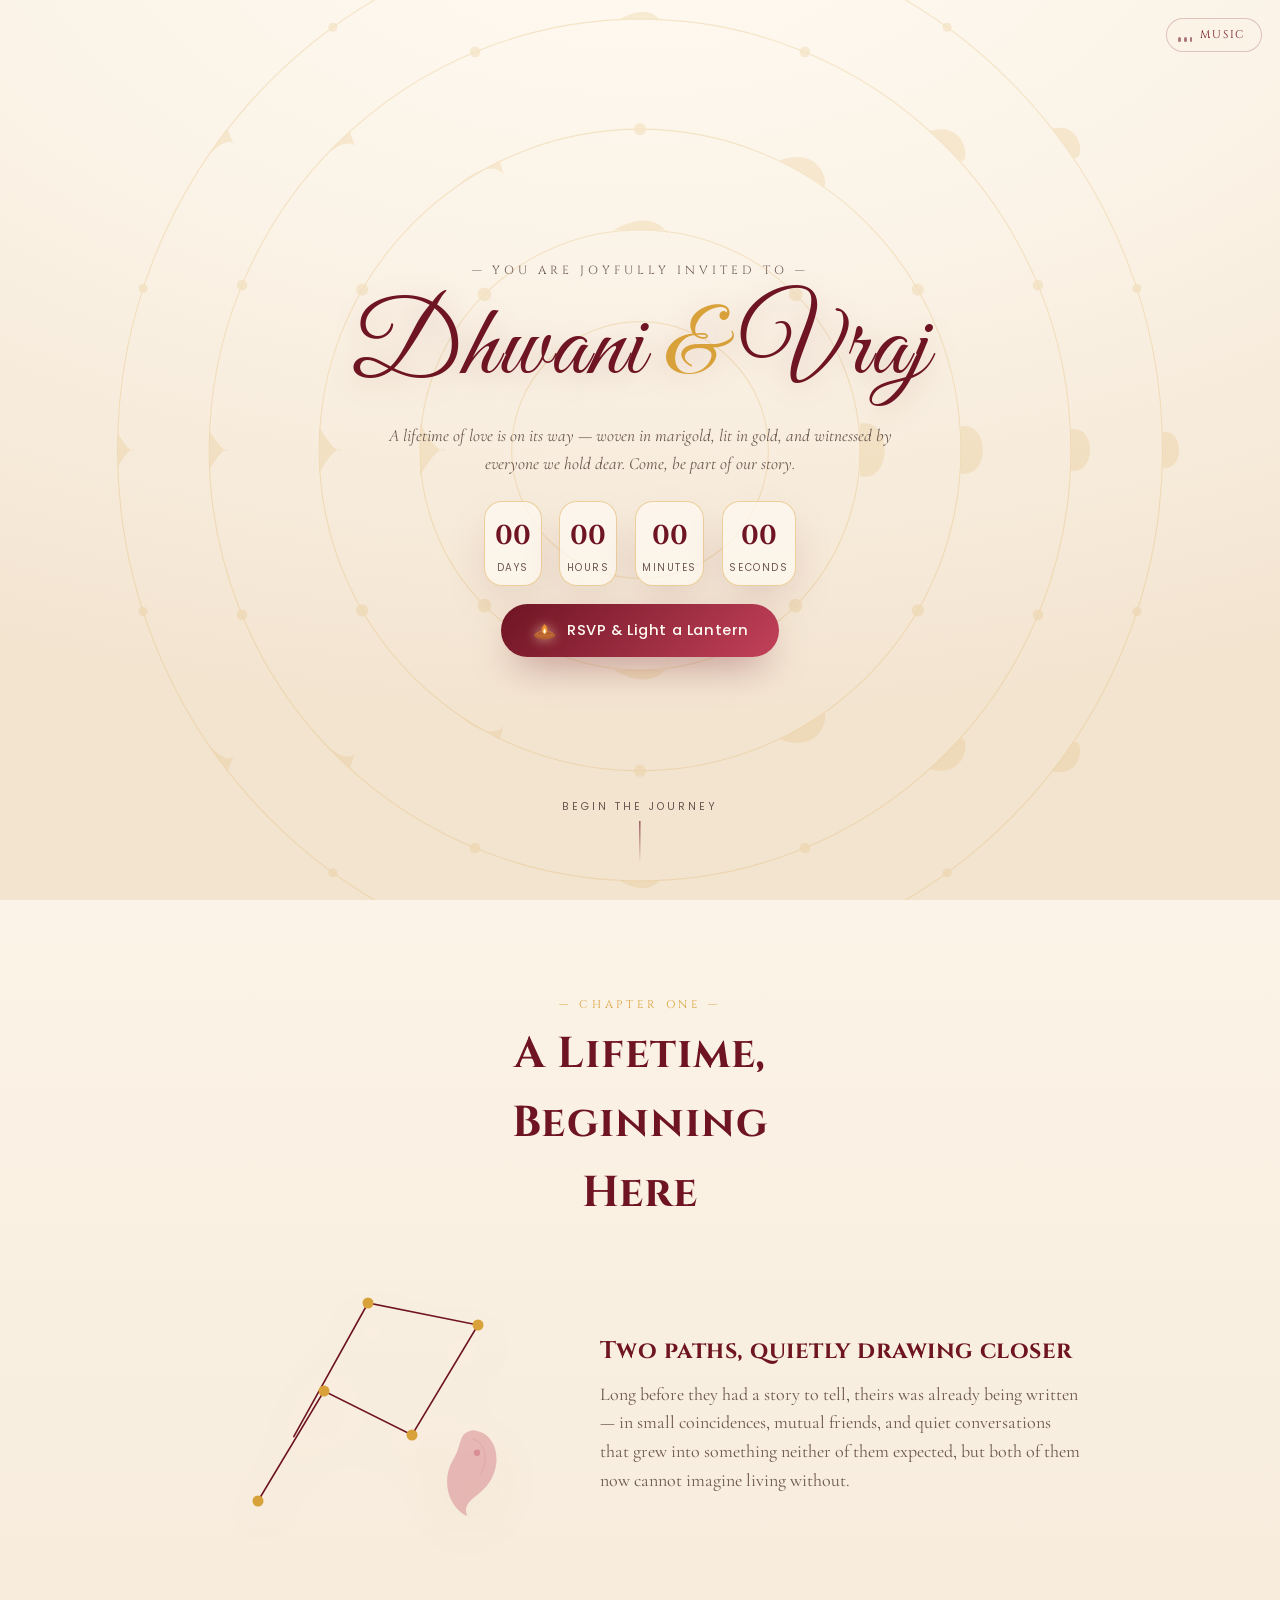
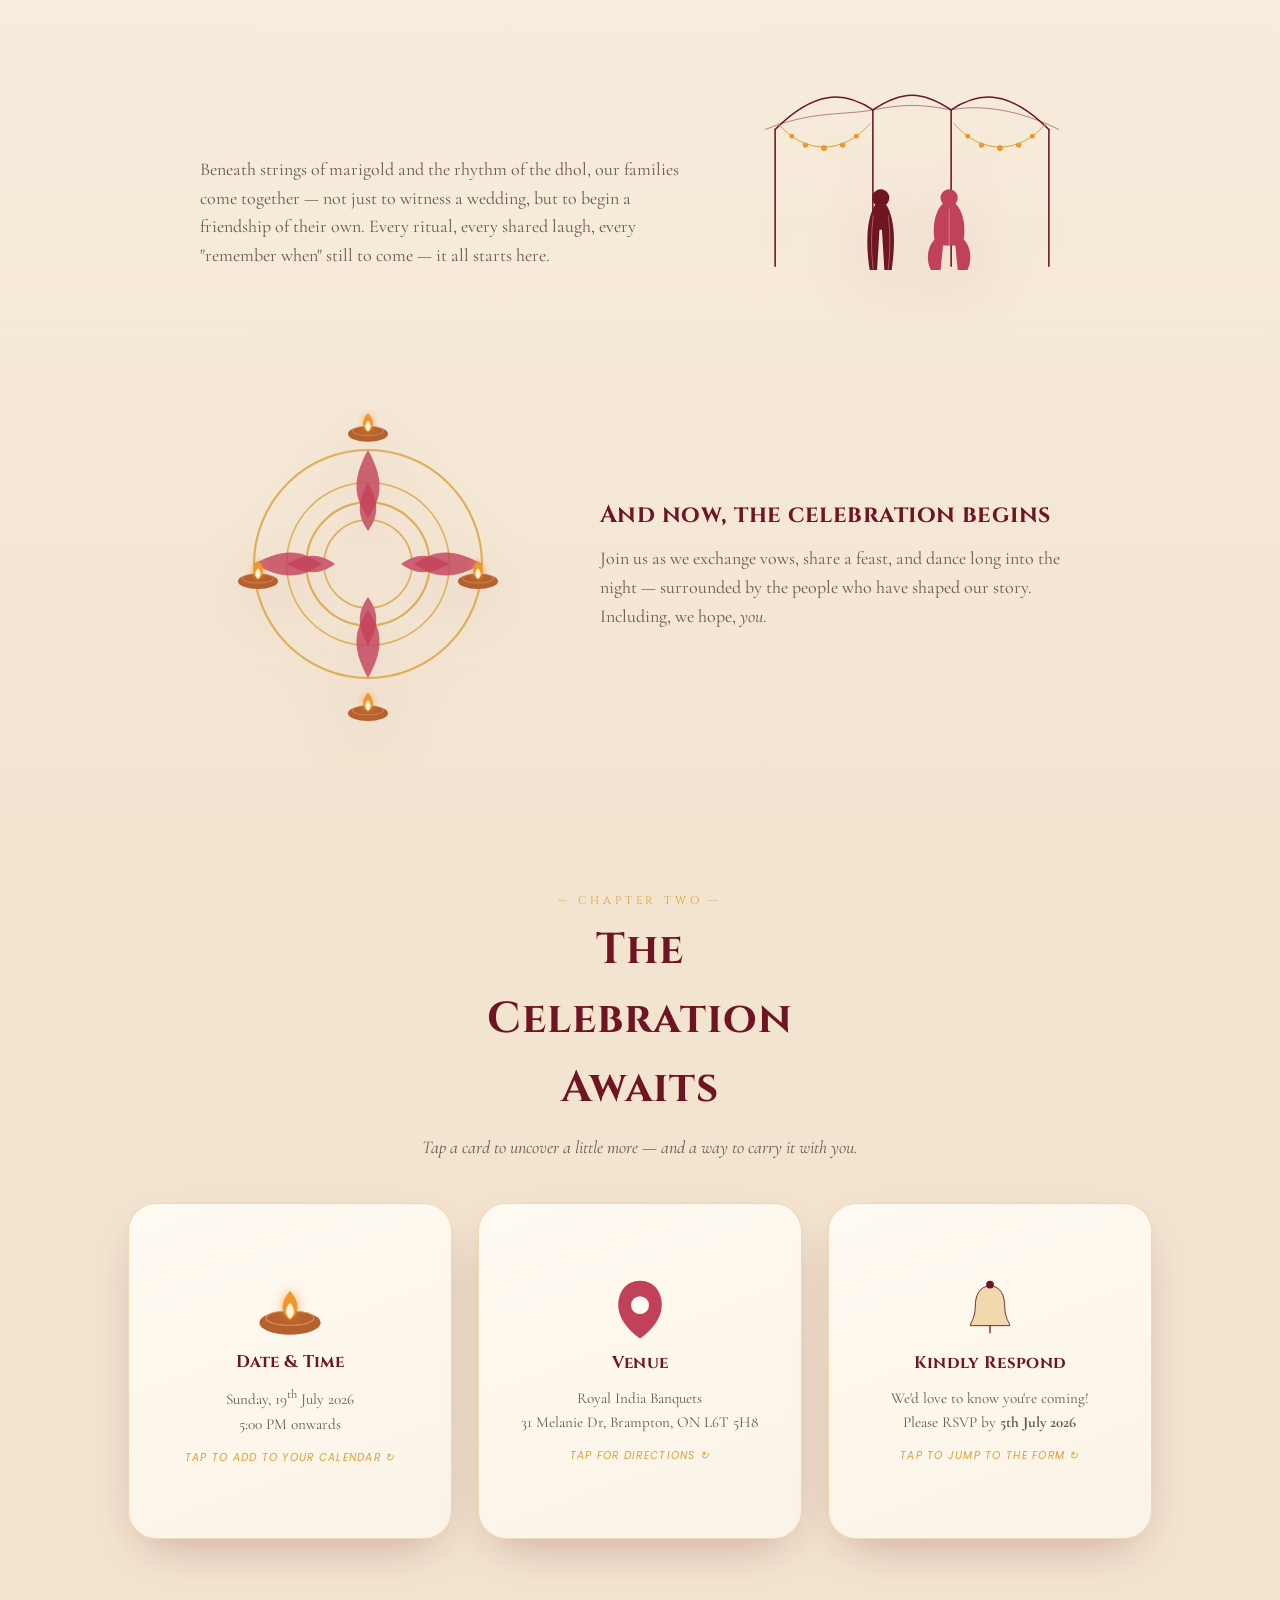
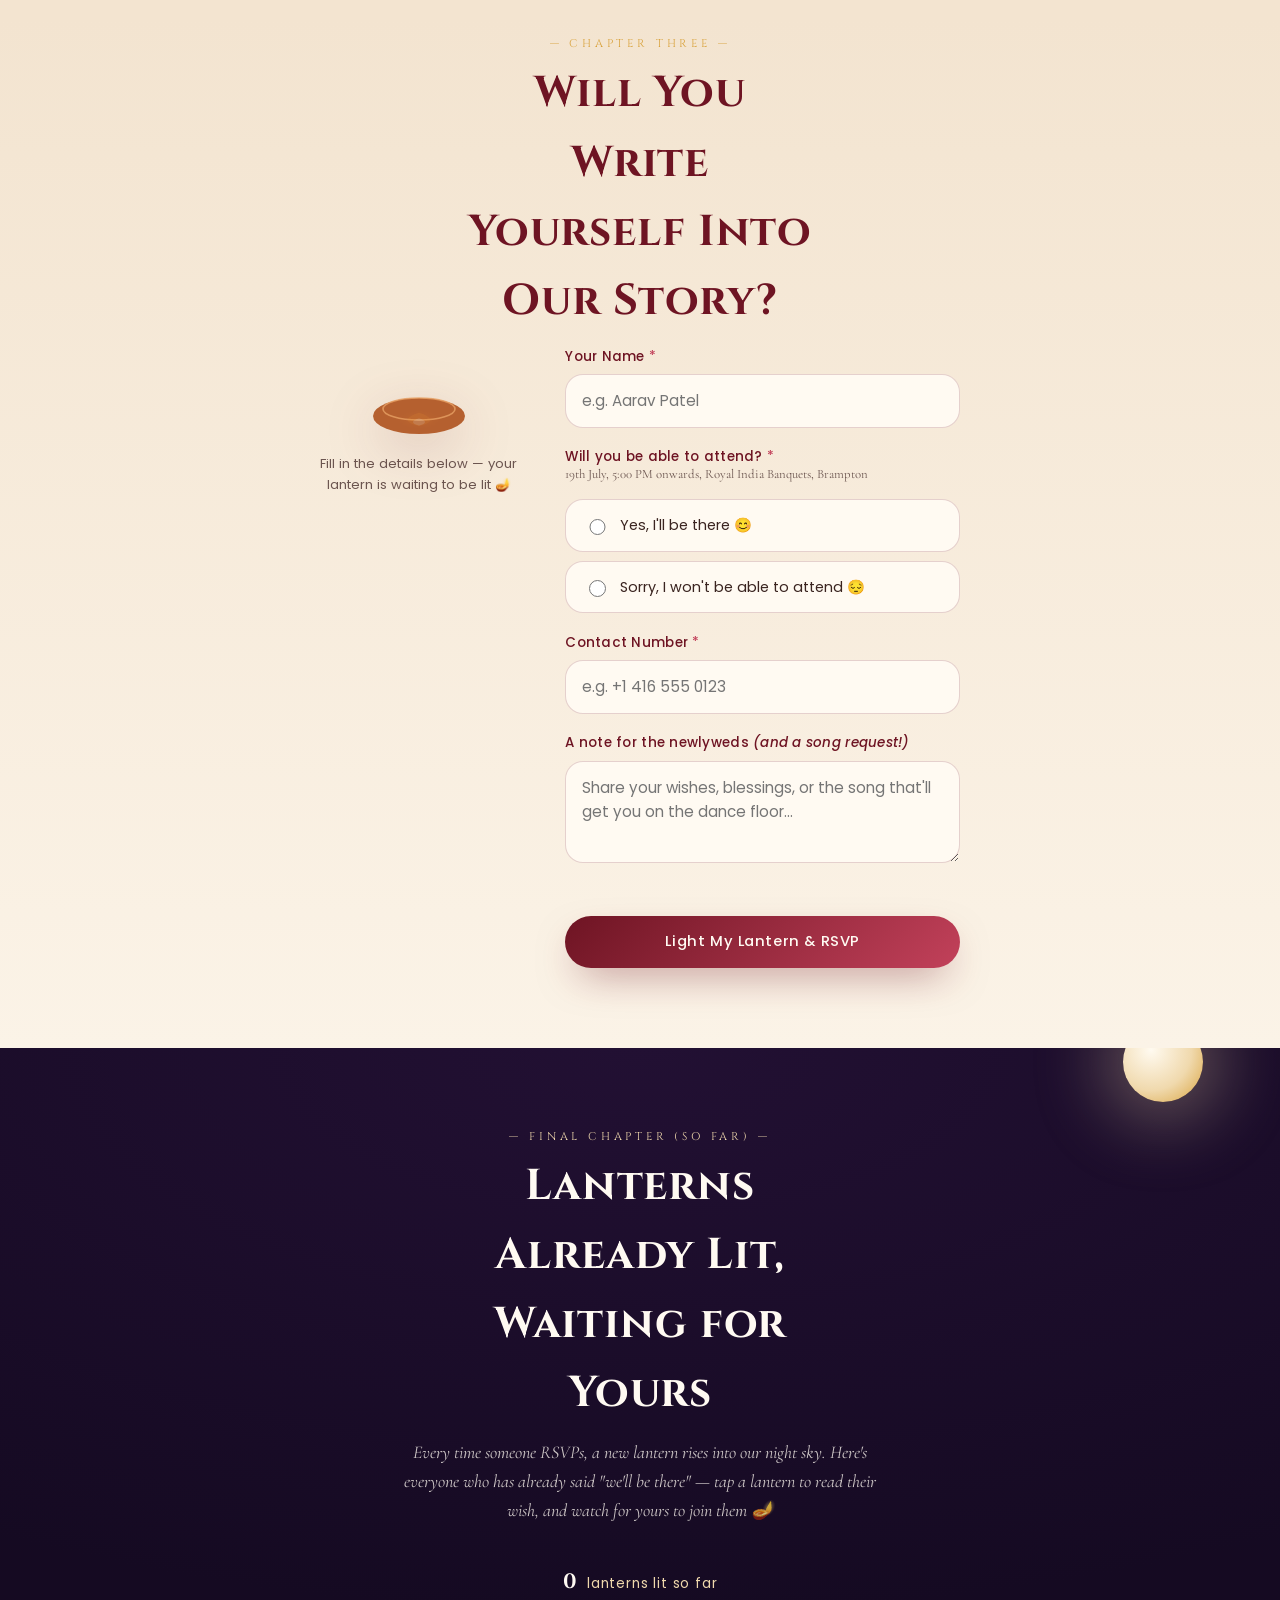
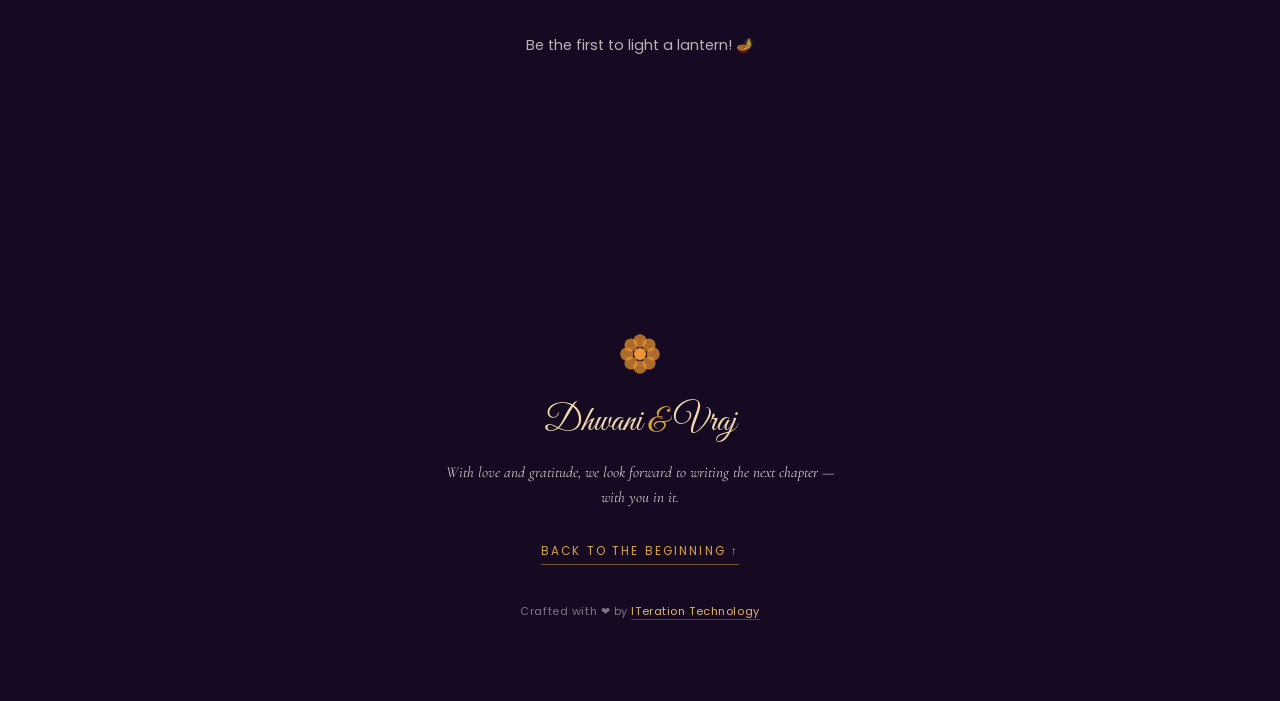
<file: index.html>
<!DOCTYPE html>
<html lang="en">
<head>
  <meta charset="UTF-8" />
  <meta name="viewport" content="width=device-width, initial-scale=1.0, viewport-fit=cover" />
  <meta name="theme-color" content="#6e1423" />
  <title>Dhwani &amp; Vraj — A Lifetime, Beginning Here</title>
  <script>document.documentElement.classList.add('js');</script>
  <meta name="description" content="Join Dhwani &amp; Vraj as their story unfolds — RSVP for the wedding celebration on 19th July 2026 at Royal India Banquets, Brampton, and light a lantern on their Wall of Wishes." />

  <link rel="preconnect" href="https://fonts.googleapis.com">
  <link rel="preconnect" href="https://fonts.gstatic.com" crossorigin>
  <link href="https://fonts.googleapis.com/css2?family=Cormorant+Garamond:ital,wght@0,400;0,500;0,600;1,500&family=Cinzel:wght@500;600&family=Great+Vibes&family=Poppins:wght@300;400;500;600&display=swap" rel="stylesheet">

  <link rel="stylesheet" href="css/styles.css" />
</head>
<body>

  <!-- ======================================================================
       Motif & icon library — reusable hand-drawn-style line art, referenced
       throughout via <use> for parallax ornaments, animated card icons and
       the illustrated "Our Story" vignettes.
       ====================================================================== -->
  <svg aria-hidden="true" style="position:absolute; width:0; height:0; overflow:hidden;">
    <defs>
      <symbol id="motif-paisley" viewBox="0 0 100 150">
        <path fill="currentColor" fill-opacity="0.55" d="M52 12 C 86 14 96 58 74 88 C 60 108 36 112 44 134 C 18 122 6 84 24 54 C 38 31 30 16 52 12 Z" />
        <circle fill="currentColor" cx="58" cy="44" r="4.5" />
        <path fill="none" stroke="currentColor" stroke-width="1" opacity="0.6" d="M52 24 C 70 30 76 56 62 76" />
      </symbol>

      <symbol id="motif-feather" viewBox="0 0 70 190">
        <path fill="none" stroke="currentColor" stroke-width="1.4" d="M35 186 L35 64" />
        <ellipse fill="currentColor" fill-opacity="0.5" cx="35" cy="46" rx="26" ry="38" />
        <ellipse fill="currentColor" fill-opacity="0.75" cx="35" cy="46" rx="15" ry="24" />
        <circle fill="currentColor" cx="35" cy="46" r="6.5" />
        <path fill="none" stroke="currentColor" stroke-width="1" opacity="0.5" d="M35 70 C 22 86 14 100 8 118 M35 78 C 24 96 18 110 14 128 M35 86 C 27 104 22 118 19 136" />
        <path fill="none" stroke="currentColor" stroke-width="1" opacity="0.5" d="M35 70 C 48 86 56 100 62 118 M35 78 C 46 96 52 110 56 128 M35 86 C 43 104 48 118 51 136" />
      </symbol>

      <symbol id="motif-marigold" viewBox="0 0 80 80">
        <g fill="currentColor" fill-opacity="0.7">
          <circle cx="40" cy="18" r="11" /><circle cx="62" cy="40" r="11" />
          <circle cx="40" cy="62" r="11" /><circle cx="18" cy="40" r="11" />
          <circle cx="55" cy="25" r="11" /><circle cx="55" cy="55" r="11" />
          <circle cx="25" cy="55" r="11" /><circle cx="25" cy="25" r="11" />
        </g>
        <circle class="marigold-core" fill="currentColor" cx="40" cy="40" r="10" />
      </symbol>

      <!-- Diya with a flickering flame, used as the recurring "light" icon -->
      <symbol id="motif-diya" viewBox="0 0 120 96">
        <ellipse class="diya-bowl" cx="60" cy="70" rx="46" ry="18" />
        <ellipse class="diya-bowl-rim" cx="60" cy="63" rx="36" ry="11" />
        <g class="diya-flame">
          <path class="diya-flame__outer" d="M60 22 C 74 38 76 54 60 66 C 44 54 46 38 60 22 Z" />
          <path class="diya-flame__inner" d="M60 40 C 68 48 68 58 60 64 C 52 58 52 48 60 40 Z" />
        </g>
      </symbol>

      <!-- Mandap silhouette: four pillars + scalloped canopy roof -->
      <symbol id="scene-mandap" viewBox="0 0 360 220">
        <path fill="none" stroke="#6e1423" stroke-width="1.6" stroke-linecap="round" d="M40 210 L40 70 M140 210 L140 50 M220 210 L220 50 M320 210 L320 70" />
        <path fill="none" stroke="#6e1423" stroke-width="1.6" stroke-linecap="round" d="M40 70 C 80 30 110 30 140 50 C 170 30 190 30 220 50 C 250 30 280 30 320 70" />
        <path fill="none" stroke="#6e1423" stroke-width="1" stroke-linecap="round" opacity="0.5" d="M30 70 C 80 50 110 56 140 50 M140 50 C 170 44 190 44 220 50 M220 50 C 250 44 290 50 330 70" />
      </symbol>

      <!-- Garland: a draped string of marigolds between two points -->
      <symbol id="scene-garland" viewBox="0 0 200 60">
        <path fill="none" stroke="#d8a13a" stroke-width="2" stroke-linecap="round" d="M6 6 C 60 70 140 70 194 6" />
        <g fill="#f0962f">
          <circle cx="34" cy="32" r="5" /><circle cx="62" cy="50" r="5.5" />
          <circle cx="100" cy="56" r="6" /><circle cx="138" cy="50" r="5.5" />
          <circle cx="166" cy="32" r="5" />
        </g>
      </symbol>

      <!-- Simple elegant silhouettes representing the couple -->
      <symbol id="scene-figure-a" viewBox="0 0 80 160">
        <path fill="#6e1423" d="M40 18 a14 14 0 1 0 0.01 0 Z" />
        <path fill="#6e1423" d="M40 34 C 18 50 14 96 22 150 L34 150 L38 84 L42 84 L46 150 L58 150 C 66 96 62 50 40 34 Z" />
        <path fill="none" stroke="#fbf3e7" stroke-width="1" opacity="0.55" d="M28 60 C 24 90 24 120 28 150 M52 60 C 56 90 56 120 52 150" />
      </symbol>
      <symbol id="scene-figure-b" viewBox="0 0 80 160">
        <path fill="#c2415a" d="M40 18 a14 14 0 1 0 0.01 0 Z" />
        <path fill="#c2415a" d="M40 34 C 60 44 68 70 64 100 C 76 112 78 134 70 150 L54 150 L50 110 L30 110 L26 150 L10 150 C 2 134 4 112 16 100 C 12 70 20 44 40 34 Z" />
        <path fill="none" stroke="#fbf3e7" stroke-width="1" opacity="0.55" d="M40 50 L40 108" />
      </symbol>

      <!-- Rangoli "bloom" — a single concentric ring used to build the celebratory mandala -->
      <symbol id="scene-rangoli-ring" viewBox="0 0 200 200">
        <circle fill="none" stroke="#d8a13a" stroke-width="1.4" cx="100" cy="100" r="40" />
        <circle fill="none" stroke="#d8a13a" stroke-width="1.4" cx="100" cy="100" r="74" />
        <g fill="#c2415a">
          <path d="M100 26 C 110 44 110 56 100 70 C 90 56 90 44 100 26 Z" />
          <path d="M174 100 C 156 110 144 110 130 100 C 144 90 156 90 174 100 Z" />
          <path d="M100 174 C 90 156 90 144 100 130 C 110 144 110 156 100 174 Z" />
          <path d="M26 100 C 44 90 56 90 70 100 C 56 110 44 110 26 100 Z" />
        </g>
      </symbol>
    </defs>
  </svg>

  <!-- ======================================================================
       Curtain — a brief opening flourish: marigold-strung panels part to
       reveal the invitation, then settle out of the way for good.
       ====================================================================== -->
  <div class="curtain" id="curtain" aria-hidden="true">
    <div class="curtain__panel curtain__panel--left">
      <svg class="curtain__garland" viewBox="0 0 60 400" preserveAspectRatio="none"><use href="#scene-garland" transform="rotate(90 30 200) scale(2,0.3) translate(0,-330)"></use></svg>
    </div>
    <div class="curtain__panel curtain__panel--right">
      <svg class="curtain__garland" viewBox="0 0 60 400" preserveAspectRatio="none"><use href="#scene-garland" transform="rotate(90 30 200) scale(2,0.3) translate(0,-330)"></use></svg>
    </div>
    <p class="curtain__cue">drawing back the curtain…</p>
  </div>

  <!-- Firecracker burst — fires the instant the curtain parts -->
  <canvas id="fireworks" class="fireworks" aria-hidden="true"></canvas>

  <!-- Drifting petals & motifs — continuous ambient motion across the whole page -->
  <div class="ambience" id="ambience" aria-hidden="true"></div>

  <!-- Garba soundscape toggle — a festive dhol-and-taali rhythm over a
       tanpura drone, woven live in the browser so no audio file ever
       needs to load. Off by default; browsers require a tap first. -->
  <button type="button" class="sound-toggle" id="soundToggle" aria-pressed="false" aria-label="Play a festive garba rhythm">
    <span class="sound-toggle__ring" aria-hidden="true"></span>
    <span class="sound-toggle__bars" aria-hidden="true"><i></i><i></i><i></i></span>
    <span class="sound-toggle__label" id="soundToggleLabel">Music</span>
  </button>

  <!-- ======================================================================
       HERO
       ====================================================================== -->
  <header class="hero" id="top">
    <svg class="hero__rangoli" id="rangoli" viewBox="0 0 600 600" aria-hidden="true"></svg>

    <p class="hero__eyebrow ink-reveal" data-stagger="0" id="heroEyebrow">— you are joyfully invited to —</p>
    <h1 class="hero__names">
      <span class="ink-reveal" data-stagger="1">Dhwani</span>
      <span class="hero__amp ink-reveal" data-stagger="2">&amp;</span>
      <span class="ink-reveal" data-stagger="3">Vraj</span>
    </h1>
    <p class="hero__tagline ink-reveal" data-stagger="4">
      A lifetime of love is on its way — woven in marigold, lit in gold, and witnessed by everyone we hold dear. Come, be part of our story.
    </p>

    <div class="countdown ink-reveal" data-stagger="5" id="countdown" aria-label="Countdown to the wedding">
      <div class="countdown__unit"><strong id="cd-days">00</strong><span>days</span></div>
      <div class="countdown__unit"><strong id="cd-hours">00</strong><span>hours</span></div>
      <div class="countdown__unit"><strong id="cd-mins">00</strong><span>minutes</span></div>
      <div class="countdown__unit"><strong id="cd-secs">00</strong><span>seconds</span></div>
    </div>

    <a href="#rsvp" class="btn btn--primary ink-reveal" data-stagger="6">
      <svg class="btn__icon" viewBox="0 0 120 96" aria-hidden="true"><use href="#motif-diya"></use></svg>
      RSVP &amp; Light a Lantern
    </a>

    <button type="button" class="hero__scroll-cue" id="scrollCue" aria-label="Scroll to begin the story">
      <span>begin the journey</span>
      <span class="hero__scroll-cue-line" aria-hidden="true"></span>
    </button>
  </header>

  <main>
    <!-- ======================================================================
         OUR STORY — an illustrated storybook that assembles, scene by scene,
         as you scroll: a constellation forming, a mandap rising, a rangoli
         blooming. Each vignette draws itself in alongside its chapter text.
         ====================================================================== -->
    <section class="story" id="story" aria-labelledby="story-heading">
      <p class="kicker reveal">— Chapter One —</p>
      <h2 id="story-heading" class="section-title reveal">A Lifetime, Beginning Here</h2>

      <article class="vignette" data-vignette="constellation">
        <div class="vignette__art">
          <svg viewBox="0 0 320 320" aria-hidden="true" class="vignette__svg vignette__svg--constellation">
            <g class="constellation__lines">
              <path d="M60 240 L120 140 L200 180 L260 80 L160 60 L60 240 Z" />
            </g>
            <g class="constellation__stars">
              <circle cx="60" cy="240" r="5" /><circle cx="120" cy="140" r="5" />
              <circle cx="200" cy="180" r="5" /><circle cx="260" cy="80" r="5" />
              <circle cx="160" cy="60" r="5" />
            </g>
            <use href="#motif-paisley" class="vignette__motif vignette__motif--a" x="222" y="168" width="64" height="96" />
          </svg>
        </div>
        <div class="vignette__text">
          <h3 class="reveal">Two paths, quietly drawing closer</h3>
          <p class="reveal">Long before they had a story to tell, theirs was already being written — in small coincidences, mutual friends, and quiet conversations that grew into something neither of them expected, but both of them now cannot imagine living without.</p>
        </div>
      </article>

      <article class="vignette vignette--reverse" data-vignette="mandap">
        <div class="vignette__art">
          <svg viewBox="0 0 360 260" aria-hidden="true" class="vignette__svg vignette__svg--mandap">
            <use href="#scene-mandap" class="mandap__structure" width="360" height="220" />
            <use href="#scene-garland" class="mandap__garland mandap__garland--a" x="40" y="56" width="100" height="40" />
            <use href="#scene-garland" class="mandap__garland mandap__garland--b" x="220" y="56" width="100" height="40" />
            <use href="#scene-figure-a" class="mandap__figure mandap__figure--a" x="120" y="120" width="56" height="100" />
            <use href="#scene-figure-b" class="mandap__figure mandap__figure--b" x="190" y="120" width="56" height="100" />
          </svg>
        </div>
        <div class="vignette__text">
          <h3 class="reveal">Two families, becoming one</h3>
          <p class="reveal">Beneath strings of marigold and the rhythm of the dhol, our families come together — not just to witness a wedding, but to begin a friendship of their own. Every ritual, every shared laugh, every "remember when" still to come — it all starts here.</p>
        </div>
      </article>

      <article class="vignette" data-vignette="bloom">
        <div class="vignette__art">
          <svg viewBox="0 0 320 320" aria-hidden="true" class="vignette__svg vignette__svg--bloom">
            <g class="bloom__rings">
              <use href="#scene-rangoli-ring" class="bloom__ring bloom__ring--1" x="60" y="60" width="200" height="200" />
              <use href="#scene-rangoli-ring" class="bloom__ring bloom__ring--2" x="20" y="20" width="280" height="280" />
            </g>
            <g class="bloom__diyas">
              <use href="#motif-diya" x="36" y="148" width="48" height="38" />
              <use href="#motif-diya" x="236" y="148" width="48" height="38" />
              <use href="#motif-diya" x="136" y="14" width="48" height="38" />
              <use href="#motif-diya" x="136" y="268" width="48" height="38" />
            </g>
          </svg>
        </div>
        <div class="vignette__text">
          <h3 class="reveal">And now, the celebration begins</h3>
          <p class="reveal">Join us as we exchange vows, share a feast, and dance long into the night — surrounded by the people who have shaped our story. Including, we hope, <em>you</em>.</p>
        </div>
      </article>
    </section>

    <!-- ======================================================================
         CELEBRATION DETAILS — ornate, animated, tap-to-reveal cards
         ====================================================================== -->
    <section class="details" id="details" aria-labelledby="details-heading">
      <p class="kicker reveal">— Chapter Two —</p>
      <h2 id="details-heading" class="section-title reveal">The Celebration Awaits</h2>
      <p class="section-lead reveal">Tap a card to uncover a little more — and a way to carry it with you.</p>

      <div class="flip-grid">
        <button type="button" class="flip-card reveal" data-flip aria-expanded="false">
          <span class="flip-card__inner">
            <span class="flip-card__face flip-card__face--front">
              <svg class="flip-card__icon" viewBox="0 0 120 96" aria-hidden="true"><use href="#motif-diya"></use></svg>
              <strong>Date &amp; Time</strong>
              <span>Sunday, 19<sup>th</sup> July 2026<br />5:00 PM onwards</span>
              <em class="flip-card__hint">tap to add to your calendar ↻</em>
            </span>
            <span class="flip-card__face flip-card__face--back">
              <strong>Save it for keeps</strong>
              <span>Add the whole celebration straight to your phone's calendar — we'll see you there.</span>
              <span class="btn btn--ghost" id="addToCalendarBtn">＋ Add to calendar</span>
            </span>
          </span>
        </button>

        <button type="button" class="flip-card reveal" data-flip aria-expanded="false">
          <span class="flip-card__inner">
            <span class="flip-card__face flip-card__face--front">
              <svg class="flip-card__icon flip-card__icon--pin" viewBox="0 0 80 100" aria-hidden="true">
                <path d="M40 6 C 18 6 6 24 6 44 C 6 74 40 96 40 96 C 40 96 74 74 74 44 C 74 24 62 6 40 6 Z" />
                <circle cx="40" cy="44" r="14" class="pin__core" />
              </svg>
              <strong>Venue</strong>
              <span>Royal India Banquets<br />31 Melanie Dr, Brampton, ON L6T 5H8</span>
              <em class="flip-card__hint">tap for directions ↻</em>
            </span>
            <span class="flip-card__face flip-card__face--back">
              <strong>Let's get you there</strong>
              <span>One tap and your maps app will take it from here — doors open at 5:00 PM.</span>
              <span class="btn btn--ghost" id="directionsBtn">Get directions ↗</span>
            </span>
          </span>
        </button>

        <button type="button" class="flip-card reveal" data-flip aria-expanded="false">
          <span class="flip-card__inner">
            <span class="flip-card__face flip-card__face--front">
              <svg class="flip-card__icon flip-card__icon--bell" viewBox="0 0 90 100" aria-hidden="true">
                <path class="bell__body" d="M45 14 C 28 14 22 30 22 46 C 22 64 14 72 14 76 L76 76 C 76 72 68 64 68 46 C 68 30 62 14 45 14 Z" />
                <circle class="bell__top" cx="45" cy="12" r="6" />
                <path class="bell__clapper" d="M45 76 L45 88" />
              </svg>
              <strong>Kindly Respond</strong>
              <span>We'd love to know you're coming!<br />Please RSVP by <b>5th July 2026</b></span>
              <em class="flip-card__hint">tap to jump to the form ↻</em>
            </span>
            <span class="flip-card__face flip-card__face--back">
              <strong>Your seat is waiting</strong>
              <span>It only takes a moment — and it lights a lantern on our wall the instant you do.</span>
              <span class="btn btn--ghost" data-jump="#rsvp">RSVP below ↓</span>
            </span>
          </span>
        </button>
      </div>
    </section>

    <!-- ======================================================================
         RSVP — the form, with a diya that brightens as you complete it
         ====================================================================== -->
    <section class="rsvp" id="rsvp" aria-labelledby="rsvp-heading">
      <p class="kicker reveal">— Chapter Three —</p>
      <h2 id="rsvp-heading" class="section-title reveal">Will You Write Yourself Into Our Story?</h2>

      <div class="rsvp__layout">
        <div class="rsvp__lamp reveal" aria-hidden="true">
          <svg viewBox="0 0 120 96" class="rsvp__lamp-svg" id="rsvpLamp">
            <ellipse class="diya-bowl" cx="60" cy="70" rx="46" ry="18" />
            <ellipse class="diya-bowl-rim" cx="60" cy="63" rx="36" ry="11" />
            <g class="diya-flame">
              <path class="diya-flame__outer" d="M60 22 C 74 38 76 54 60 66 C 44 54 46 38 60 22 Z" />
              <path class="diya-flame__inner" d="M60 40 C 68 48 68 58 60 64 C 52 58 52 48 60 40 Z" />
            </g>
          </svg>
          <p class="rsvp__lamp-caption" id="rsvpLampCaption">Fill in the details below — your lantern is waiting to be lit 🪔</p>
        </div>

        <form id="rsvpForm" class="form reveal" novalidate>
          <label class="field">
            <span class="field__label">Your Name <span class="req">*</span></span>
            <input type="text" id="guestName" name="guestName" required autocomplete="name" placeholder="e.g. Aarav Patel" />
          </label>

          <fieldset class="field field--choice">
            <legend class="field__label">Will you be able to attend? <span class="req">*</span></legend>
            <p class="field__note">19th July, 5:00 PM onwards, Royal India Banquets, Brampton</p>
            <label class="choice-pill">
              <input type="radio" name="attending" value="yes" required />
              <span>Yes, I'll be there 😊</span>
            </label>
            <label class="choice-pill">
              <input type="radio" name="attending" value="no" required />
              <span>Sorry, I won't be able to attend 😔</span>
            </label>
          </fieldset>

          <div id="attendingFields" hidden>
            <label class="field">
              <span class="field__label">How many guests, including you?</span>
              <select id="guestCount" name="guestCount">
                <option value="">Select…</option>
                <option value="1">Just me</option>
                <option value="2">2 guests</option>
                <option value="3">3 guests</option>
                <option value="4">4 guests</option>
                <option value="5">5 guests</option>
                <option value="6">6 guests</option>
                <option value="7">7 guests</option>
                <option value="more">More than 7</option>
              </select>
            </label>
            <input type="number" inputmode="numeric" min="1" id="guestCountSpecify" class="field__specify" placeholder="How many in total?" hidden />

            <label class="field">
              <span class="field__label">How many will need a Swaminarayan-style meal?</span>
              <select id="foodCount" name="foodCount">
                <option value="">Select…</option>
                <option value="0">0</option>
                <option value="1">1</option>
                <option value="2">2</option>
                <option value="3">3</option>
                <option value="4">4</option>
                <option value="5">5</option>
                <option value="6">6</option>
                <option value="7">7</option>
                <option value="more">More than 7</option>
              </select>
            </label>
            <input type="number" inputmode="numeric" min="1" id="foodCountSpecify" class="field__specify" placeholder="How many meals?" hidden />
          </div>

          <label class="field">
            <span class="field__label">Contact Number <span class="req">*</span></span>
            <input type="tel" id="contactNumber" name="contactNumber" required autocomplete="tel" inputmode="tel" placeholder="e.g. +1 416 555 0123" />
          </label>

          <label class="field">
            <span class="field__label">A note for the newlyweds <em>(and a song request!)</em></span>
            <textarea id="message" name="message" rows="3" placeholder="Share your wishes, blessings, or the song that'll get you on the dance floor…"></textarea>
          </label>

          <p id="formStatus" class="form-status" role="status" aria-live="polite"></p>

          <button type="submit" class="btn btn--primary btn--block" id="submitBtn">
            <span class="btn__label">Light My Lantern &amp; RSVP</span>
          </button>
        </form>
      </div>
    </section>

    <!-- ======================================================================
         LANTERN WALL — lanterns drift skyward with gentle physics; tap one
         to read the little wish that came with it.
         ====================================================================== -->
    <section class="lantern-wall" id="lanterns" aria-labelledby="lantern-heading">
      <div class="lantern-wall__sky" id="lanternSky" aria-hidden="true">
        <div class="lantern-wall__moon"></div>
      </div>
      <p class="kicker kicker--light reveal">— Final Chapter (so far) —</p>
      <h2 id="lantern-heading" class="section-title section-title--light reveal">Lanterns Already Lit, Waiting for Yours</h2>
      <p class="section-lead section-lead--light reveal">
        Every time someone RSVPs, a new lantern rises into our night sky. Here's everyone who has already said "we'll be there" — tap a lantern to read their wish, and watch for yours to join them 🪔
      </p>
      <p class="lantern-wall__count reveal"><strong id="lanternCount">0</strong> lanterns lit so far</p>
      <div class="lantern-field" id="lanternField" aria-live="polite">
        <p class="lantern-field__empty">Be the first to light a lantern! 🪔</p>
      </div>
    </section>
  </main>

  <footer class="footer">
    <svg class="footer__motif" viewBox="0 0 80 80" aria-hidden="true"><use href="#motif-marigold"></use></svg>
    <p class="footer__names">Dhwani <span class="hero__amp">&amp;</span> Vraj</p>
    <p class="footer__line">With love and gratitude, we look forward to writing the next chapter — with you in it.</p>
    <a href="#top" class="footer__back">back to the beginning ↑</a>
    <p class="footer__credit">Crafted with ❤ by <a href="https://iterationtechnology.com" target="_blank" rel="noopener">ITeration Technology</a></p>
  </footer>

  <!-- Lantern wish popover -->
  <div class="lantern-wish" id="lanternWish" hidden>
    <p class="lantern-wish__name" id="lanternWishName"></p>
    <p class="lantern-wish__text" id="lanternWishText"></p>
    <button type="button" class="lantern-wish__close" id="lanternWishClose" aria-label="Close">×</button>
  </div>

  <!-- Success overlay shown after a successful RSVP -->
  <div id="successOverlay" class="success-overlay" hidden>
    <div class="success-card">
      <span class="success-card__icon" aria-hidden="true">🪔</span>
      <h3>Thank you, <span id="successName">friend</span>!</h3>
      <p id="successMessage"></p>
      <button type="button" class="btn btn--primary" id="successClose">Close</button>
    </div>
  </div>

  <script type="module" src="js/main.js?v=garba2"></script>
</body>
</html>
</file>
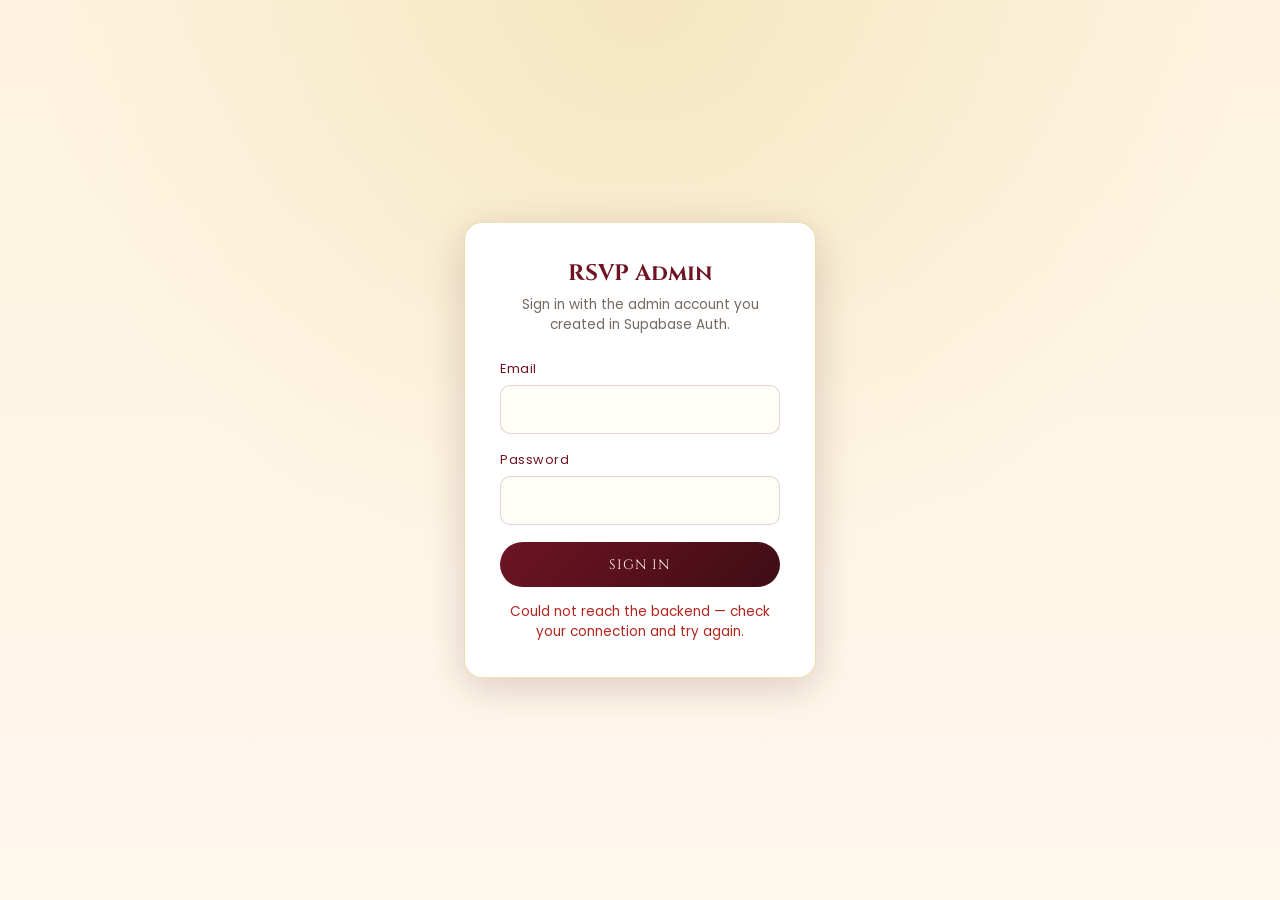
<file: admin.html>
<!DOCTYPE html>
<html lang="en">
<head>
  <meta charset="UTF-8" />
  <meta name="viewport" content="width=device-width, initial-scale=1.0" />
  <title>RSVP Admin — Dhwani &amp; Vraj</title>
  <link href="https://fonts.googleapis.com/css2?family=Cinzel:wght@500;600&family=Poppins:wght@300;400;500;600&display=swap" rel="stylesheet">
  <link rel="stylesheet" href="css/admin.css" />
</head>
<body>

  <!-- ============ LOGIN ============ -->
  <section class="login" id="loginView">
    <form class="login__card" id="loginForm">
      <h1>RSVP Admin</h1>
      <p class="login__hint">Sign in with the admin account you created in Supabase Auth.</p>
      <div class="field">
        <label for="email">Email</label>
        <input type="email" id="email" required autocomplete="username" />
      </div>
      <div class="field">
        <label for="password">Password</label>
        <input type="password" id="password" required autocomplete="current-password" />
      </div>
      <button type="submit" id="loginBtn">Sign In</button>
      <p class="login__status" id="loginStatus" role="status" aria-live="polite"></p>
    </form>
  </section>

  <!-- ============ DASHBOARD ============ -->
  <section class="dashboard" id="dashboardView" hidden>
    <header class="dashboard__header">
      <div>
        <h1>Wedding RSVP Dashboard</h1>
        <p id="signedInAs"></p>
      </div>
      <div class="dashboard__actions">
        <button id="exportBtn" class="btn btn--ghost">Export CSV</button>
        <button id="signOutBtn" class="btn btn--ghost">Sign Out</button>
      </div>
    </header>

    <div class="stats" id="stats"></div>

    <div class="table-wrap">
      <table id="rsvpTable">
        <thead>
          <tr>
            <th>Submitted</th>
            <th>Name</th>
            <th>Attending</th>
            <th>Guests</th>
            <th>Swaminarayan Food</th>
            <th>Contact</th>
            <th>Message / Song Request</th>
          </tr>
        </thead>
        <tbody id="rsvpBody">
          <tr><td colspan="7" class="muted">Loading responses…</td></tr>
        </tbody>
      </table>
    </div>
  </section>

  <script type="module" src="js/admin.js"></script>
</body>
</html>
</file>
<file: css/styles.css>
/* =====================================================================
   Dhwani & Vraj — "Illustrated Storybook"
   Warm cream / deep maroon / gold / peacock palette. Mobile-first,
   richly layered with continuous ambient motion and scroll choreography.
   ===================================================================== */

:root {
  --cream: #fbf3e7;
  --cream-deep: #f3e4d0;
  --paper: #fffaf2;
  --maroon: #6e1423;
  --maroon-deep: #4a0d18;
  --rose: #c2415a;
  --gold: #d8a13a;
  --gold-soft: #f0d9ad;
  --peacock: #0e6e6e;
  --peacock-deep: #0a4f4f;
  --marigold: #f0962f;
  --ink: #3a2420;
  --ink-soft: #6c5650;
  --night: #221033;
  --night-deep: #150a22;

  --font-display: 'Cinzel', serif;
  --font-script: 'Great Vibes', cursive;
  --font-serif: 'Cormorant Garamond', serif;
  --font-sans: 'Poppins', sans-serif;

  --radius-lg: 28px;
  --radius-md: 18px;
  --shadow-soft: 0 18px 50px -18px rgba(110, 20, 35, 0.35);
  --shadow-deep: 0 28px 70px -20px rgba(34, 16, 51, 0.55);

  color-scheme: light;
}

* { box-sizing: border-box; }
html { scroll-behavior: smooth; }

body {
  margin: 0;
  font-family: var(--font-serif);
  font-size: 18px;
  line-height: 1.6;
  color: var(--ink);
  background: var(--cream);
  overflow-x: hidden;
  -webkit-font-smoothing: antialiased;
}

img, svg { display: block; max-width: 100%; }
a { color: inherit; }

h1, h2, h3 { font-family: var(--font-display); margin: 0; letter-spacing: 0.02em; }
p { margin: 0; }

.req { color: var(--rose); }

/* -- No-JS / pre-JS guards: never show a blank page, never flash unstyled motion -- */
.curtain, .ambience, .ink-reveal, .reveal { opacity: 1; }
html.js .curtain { opacity: 1; }
html.js .ink-reveal,
html.js .reveal { opacity: 0; }
html:not(.js) .curtain { display: none; }

/* =====================================================================
   Ambient motif field — continuous slow drift of paisleys, feathers,
   marigolds across the entire page (decorative, aria-hidden).
   ===================================================================== */
.ambience {
  position: fixed;
  inset: 0;
  pointer-events: none;
  z-index: 1;
  overflow: hidden;
}
.ambience__item {
  position: absolute;
  opacity: 0;
  fill: currentColor;
  animation: drift-up linear infinite, fade-in-out linear infinite;
  will-change: transform, opacity;
}
.ambience__item--paisley { color: color-mix(in srgb, var(--rose) 55%, transparent); }
.ambience__item--feather { color: color-mix(in srgb, var(--peacock) 50%, transparent); }
.ambience__item--marigold { color: color-mix(in srgb, var(--marigold) 60%, transparent); }
.ambience__item--petal {
  border-radius: 100% 0 100% 0;
  background: color-mix(in srgb, var(--rose) 45%, transparent);
}

@keyframes drift-up {
  from { transform: translate3d(0, 110vh, 0) rotate(0deg); }
  to   { transform: translate3d(var(--drift-x, 40px), -20vh, 0) rotate(var(--drift-rot, 220deg)); }
}
@keyframes fade-in-out {
  0%, 100% { opacity: 0; }
  12%, 85% { opacity: var(--drift-opacity, 0.5); }
}

/* =====================================================================
   Curtain — opening flourish
   ===================================================================== */
.curtain {
  position: fixed;
  inset: 0;
  z-index: 90;
  display: flex;
  pointer-events: none;
}
html.js .curtain { pointer-events: auto; }
.curtain__panel {
  flex: 1;
  background:
    linear-gradient(135deg, var(--maroon) 0%, var(--maroon-deep) 60%),
    repeating-linear-gradient(115deg, rgba(216,161,58,0.12) 0 2px, transparent 2px 26px);
  position: relative;
  transition: transform 1.1s cubic-bezier(.76,0,.2,1);
  box-shadow: 0 0 80px rgba(0,0,0,0.4);
}
.curtain__panel--left { transform-origin: left center; }
.curtain__panel--right { transform-origin: right center; }
html.js.curtain-open .curtain__panel--left { transform: translateX(-104%) scaleX(0.8); }
html.js.curtain-open .curtain__panel--right { transform: translateX(104%) scaleX(0.8); }
html.js.curtain-gone .curtain { display: none; }

/* =====================================================================
   Ambient soundscape toggle — a small floating pill, always reachable,
   that turns a generative shehnai-drone-and-dhol ambience on or off.
   ===================================================================== */
.sound-toggle {
  position: fixed;
  z-index: 60;
  top: max(1.1rem, env(safe-area-inset-top));
  right: max(1.1rem, env(safe-area-inset-right));
  display: flex;
  align-items: center;
  gap: 0.5rem;
  padding: 0.55rem 0.95rem 0.55rem 0.7rem;
  border: 1px solid color-mix(in srgb, var(--maroon) 22%, transparent);
  border-radius: 999px;
  background: color-mix(in srgb, var(--cream) 78%, transparent);
  backdrop-filter: blur(10px);
  color: var(--maroon);
  font-family: var(--font-display);
  font-size: 0.7rem;
  letter-spacing: 0.16em;
  text-transform: uppercase;
  cursor: pointer;
  box-shadow: var(--shadow-soft);
  transition: transform 0.35s cubic-bezier(.34,1.56,.64,1), background 0.4s ease, border-color 0.4s ease;
}
.sound-toggle:hover { transform: translateY(-2px); }
html:not(.js) .sound-toggle { display: none; }

.sound-toggle__ring {
  position: absolute;
  inset: -6px;
  border-radius: inherit;
  border: 1px solid color-mix(in srgb, var(--gold) 55%, transparent);
  opacity: 0;
  transform: scale(0.85);
}
.sound-toggle.is-playing .sound-toggle__ring {
  opacity: 1;
  animation: sound-ring-pulse 2.6s ease-out infinite;
}

.sound-toggle__bars {
  display: flex;
  align-items: flex-end;
  gap: 0.2rem;
  height: 0.9rem;
}
.sound-toggle__bars i {
  display: block;
  width: 0.16rem;
  height: 35%;
  border-radius: 999px;
  background: currentColor;
  opacity: 0.55;
  transform-origin: bottom;
  transition: height 0.3s ease, opacity 0.3s ease;
}
.sound-toggle.is-playing .sound-toggle__bars i {
  opacity: 1;
  animation: sound-bar-bounce 1.1s ease-in-out infinite;
}
.sound-toggle__bars i:nth-child(1) { animation-delay: -0.7s; }
.sound-toggle__bars i:nth-child(2) { animation-delay: -0.35s; }
.sound-toggle__bars i:nth-child(3) { animation-delay: 0s; }

.sound-toggle.is-playing {
  background: color-mix(in srgb, var(--gold-soft) 55%, var(--cream));
  border-color: color-mix(in srgb, var(--gold) 60%, transparent);
}

@keyframes sound-bar-bounce {
  0%, 100% { height: 30%; }
  50% { height: 100%; }
}
@keyframes sound-ring-pulse {
  0% { opacity: 0.65; transform: scale(0.9); }
  80%, 100% { opacity: 0; transform: scale(1.18); }
}

.fireworks {
  position: fixed;
  inset: 0;
  z-index: 91;
  pointer-events: none;
  opacity: 1;
  transition: opacity 1.2s ease;
}
.fireworks.is-done { opacity: 0; }
html:not(.js) .fireworks,
html.js.curtain-gone .fireworks { display: none; }
.curtain__garland {
  position: absolute;
  inset: 0;
  width: 100%;
  height: 100%;
  color: var(--gold);
  opacity: 0.85;
}
.curtain__garland :is(circle, path) { fill: none; stroke: currentColor; stroke-width: 2; }
.curtain__garland .garland-buds circle { fill: var(--marigold); stroke: none; }
.curtain__cue {
  position: absolute;
  bottom: 14%;
  left: 50%;
  transform: translateX(-50%);
  color: var(--gold-soft);
  font-family: var(--font-display);
  font-size: 0.78rem;
  letter-spacing: 0.32em;
  text-transform: uppercase;
  text-align: center;
  opacity: 0.8;
  animation: pulse-soft 2s ease-in-out infinite;
}
html.js.curtain-open .curtain__cue,
html.js.curtain-gone .curtain__cue { opacity: 0; }
@keyframes pulse-soft { 0%,100% { opacity: 0.45; } 50% { opacity: 0.95; } }

/* =====================================================================
   HERO
   ===================================================================== */
.hero {
  position: relative;
  min-height: 100svh;
  display: flex;
  flex-direction: column;
  align-items: center;
  justify-content: center;
  text-align: center;
  padding: 8vh 6vw 6vh;
  gap: 1.1rem;
  overflow: hidden;
  background:
    radial-gradient(120% 90% at 50% -10%, var(--paper) 0%, var(--cream) 45%, var(--cream-deep) 100%);
  isolation: isolate;
}

.hero__rangoli {
  position: absolute;
  z-index: -1;
  top: 50%;
  left: 50%;
  width: min(160vw, 1100px);
  height: min(160vw, 1100px);
  transform: translate(-50%, -50%) rotate(0deg);
  color: var(--gold);
  opacity: 0.22;
  animation: rangoli-spin 140s linear infinite;
}
.hero__rangoli circle, .hero__rangoli path {
  fill: none;
  stroke: currentColor;
  stroke-width: 1.1;
  vector-effect: non-scaling-stroke;
}
.hero__rangoli .rangoli-petal { fill: currentColor; stroke: none; opacity: 0.7; }
@keyframes rangoli-spin { to { transform: translate(-50%, -50%) rotate(360deg); } }

.hero__eyebrow {
  font-family: var(--font-display);
  font-size: 0.74rem;
  letter-spacing: 0.34em;
  text-transform: uppercase;
  color: var(--ink-soft);
}

.hero__guest-name {
  position: relative;
  padding: 0 0.2em;
  color: #6e1423;
  font-weight: 600;
  letter-spacing: 0.18em;
  animation: guest-name-glow 2.6s ease-in-out 2.2s infinite;
}

.hero__guest-name::after {
  content: '';
  position: absolute;
  left: 0.1em;
  right: 0.1em;
  bottom: -0.32em;
  height: 0.1em;
  border-radius: 999px;
  background: linear-gradient(90deg, transparent, #6e1423, transparent);
  transform: scaleX(0);
  transform-origin: center;
  animation: guest-name-underline 1.1s 1.7s cubic-bezier(.65, 0, .35, 1) forwards;
}

@keyframes guest-name-underline {
  to { transform: scaleX(1); }
}

@keyframes guest-name-glow {
  0%, 100% { text-shadow: 0 0 0 rgba(110, 20, 35, 0); }
  50% { text-shadow: 0 0 0.5em rgba(110, 20, 35, 0.55); }
}

.hero__names {
  font-family: var(--font-script);
  font-weight: 400;
  font-size: clamp(3.4rem, 18vw, 6.4rem);
  line-height: 1.05;
  color: var(--maroon);
  display: flex;
  align-items: center;
  justify-content: center;
  flex-wrap: wrap;
  gap: 0.18em;
  text-shadow: 0 6px 30px rgba(110,20,35,0.18);
}
.hero__amp {
  font-family: var(--font-script);
  color: var(--gold);
  font-size: 0.9em;
}

.hero__tagline {
  max-width: 34rem;
  font-size: 1.08rem;
  font-style: italic;
  color: var(--ink-soft);
}

.countdown {
  display: flex;
  gap: clamp(0.5rem, 3vw, 1.1rem);
  margin-top: 0.4rem;
}
.countdown__unit {
  display: flex;
  flex-direction: column;
  align-items: center;
  min-width: 3.6rem;
  padding: 0.7rem 0.4rem 0.6rem;
  background: color-mix(in srgb, var(--paper) 70%, transparent);
  border: 1px solid color-mix(in srgb, var(--gold) 45%, transparent);
  border-radius: var(--radius-md);
  box-shadow: var(--shadow-soft);
  backdrop-filter: blur(6px);
}
.countdown__unit strong {
  font-family: var(--font-display);
  font-size: clamp(1.2rem, 5vw, 1.7rem);
  color: var(--maroon);
  font-variant-numeric: tabular-nums;
}
.countdown__unit span {
  font-family: var(--font-sans);
  font-size: 0.62rem;
  letter-spacing: 0.16em;
  text-transform: uppercase;
  color: var(--ink-soft);
  margin-top: 0.15rem;
}

.btn {
  display: inline-flex;
  align-items: center;
  justify-content: center;
  gap: 0.55rem;
  font-family: var(--font-sans);
  font-weight: 500;
  font-size: 0.92rem;
  letter-spacing: 0.04em;
  text-decoration: none;
  cursor: pointer;
  border: none;
  border-radius: 999px;
  padding: 0.95rem 1.9rem;
  transition: transform 0.35s cubic-bezier(.34,1.56,.64,1), box-shadow 0.35s ease, background 0.3s ease;
}
.btn--primary {
  background: linear-gradient(135deg, var(--maroon) 0%, var(--rose) 100%);
  color: var(--paper);
  box-shadow: 0 16px 40px -14px rgba(110,20,35,0.55);
}
.btn--primary:hover, .btn--primary:focus-visible { transform: translateY(-3px) scale(1.02); box-shadow: 0 22px 50px -14px rgba(110,20,35,0.6); }
.btn--primary:active { transform: translateY(0) scale(0.98); }
.btn__icon { width: 1.7rem; height: 1.4rem; color: var(--gold-soft); filter: drop-shadow(0 0 6px rgba(240,217,173,0.7)); }
.btn--ghost {
  background: color-mix(in srgb, var(--paper) 85%, transparent);
  color: var(--maroon);
  border: 1.5px solid color-mix(in srgb, var(--maroon) 35%, transparent);
  font-size: 0.85rem;
  padding: 0.7rem 1.4rem;
}
.btn--ghost:hover { background: var(--paper); transform: translateY(-2px); }
.btn--block { width: 100%; }

.hero__scroll-cue {
  position: absolute;
  bottom: 4vh;
  left: 50%;
  transform: translateX(-50%);
  display: flex;
  flex-direction: column;
  align-items: center;
  gap: 0.4rem;
  background: none;
  border: none;
  cursor: pointer;
  font-family: var(--font-sans);
  font-size: 0.66rem;
  letter-spacing: 0.28em;
  text-transform: uppercase;
  color: var(--ink-soft);
}
.hero__scroll-cue-line {
  width: 1px;
  height: 2.6rem;
  background: linear-gradient(var(--maroon), transparent);
  position: relative;
  overflow: hidden;
}
.hero__scroll-cue-line::after {
  content: '';
  position: absolute;
  inset: 0;
  background: var(--gold);
  transform: translateY(-100%);
  animation: cue-trickle 2.2s ease-in-out infinite;
}
@keyframes cue-trickle { to { transform: translateY(100%); } }

/* Ink-reveal staggered entrance for hero text */
html.js .ink-reveal {
  transform: translateY(26px);
  filter: blur(6px);
  transition: opacity 0.9s cubic-bezier(.2,.7,.2,1), transform 0.9s cubic-bezier(.2,.7,.2,1), filter 0.9s ease;
  transition-delay: calc(var(--stagger, 0) * 130ms + 200ms);
}
html.js.curtain-open .ink-reveal,
html.js.curtain-gone .ink-reveal {
  opacity: 1;
  transform: translateY(0);
  filter: blur(0);
}
.ink-reveal[data-stagger="0"] { --stagger: 0; }
.ink-reveal[data-stagger="1"] { --stagger: 1; }
.ink-reveal[data-stagger="2"] { --stagger: 2; }
.ink-reveal[data-stagger="3"] { --stagger: 3; }
.ink-reveal[data-stagger="4"] { --stagger: 4; }
.ink-reveal[data-stagger="5"] { --stagger: 5; }
.ink-reveal[data-stagger="6"] { --stagger: 6; }

/* =====================================================================
   Generic scroll-reveal (IntersectionObserver-driven via .is-visible)
   ===================================================================== */
html.js .reveal {
  transform: translateY(36px);
  transition: opacity 0.8s cubic-bezier(.2,.7,.2,1), transform 0.8s cubic-bezier(.2,.7,.2,1);
}
html.js .reveal.is-visible { opacity: 1; transform: translateY(0); }

.kicker {
  font-family: var(--font-display);
  font-size: 0.7rem;
  letter-spacing: 0.34em;
  text-transform: uppercase;
  color: var(--gold);
  text-align: center;
}
.kicker--light { color: var(--gold-soft); }
.section-title {
  text-align: center;
  font-size: clamp(1.9rem, 7vw, 2.7rem);
  color: var(--maroon);
  margin: 0.4rem auto 0.6rem;
  max-width: 22rem;
}
.section-title--light { color: var(--paper); }
.section-lead {
  text-align: center;
  max-width: 30rem;
  margin: 0 auto 2.6rem;
  color: var(--ink-soft);
  font-style: italic;
}
.section-lead--light { color: color-mix(in srgb, var(--paper) 78%, transparent); }

/* =====================================================================
   OUR STORY — illustrated vignettes
   ===================================================================== */
.story {
  position: relative;
  z-index: 2;
  padding: 6rem 6vw 4rem;
  background: linear-gradient(180deg, var(--cream) 0%, var(--cream-deep) 100%);
}

.vignette {
  display: flex;
  flex-direction: column;
  gap: 1.6rem;
  align-items: center;
  max-width: 56rem;
  margin: 0 auto 4.5rem;
}
.vignette--reverse { flex-direction: column; }
.vignette__art {
  width: min(100%, 22rem);
  filter: drop-shadow(0 18px 30px rgba(110,20,35,0.12));
}
.vignette__svg :is(path, circle, ellipse) {
  fill: none;
  stroke: var(--maroon);
  stroke-width: 1.6;
  stroke-linecap: round;
  vector-effect: non-scaling-stroke;
}
.vignette__text { text-align: center; max-width: 30rem; }
.vignette__text h3 { font-size: 1.5rem; color: var(--maroon); margin-bottom: 0.6rem; }
.vignette__text p { color: var(--ink-soft); }

/* -- Constellation vignette: lines draw, stars twinkle in -- */
.constellation__lines path {
  stroke-dasharray: 620;
  stroke-dashoffset: 620;
  transition: stroke-dashoffset 1.6s cubic-bezier(.2,.7,.2,1);
}
.constellation__stars circle {
  fill: var(--gold);
  stroke: none;
  opacity: 0;
  transform-origin: center;
  transform-box: fill-box;
  transition: opacity 0.5s ease, transform 0.5s cubic-bezier(.34,1.56,.64,1);
  transform: scale(0.2);
}
.vignette__motif--a {
  opacity: 0;
  transform: translateY(14px) rotate(-12deg);
  transform-origin: center;
  transform-box: fill-box;
  color: var(--rose);
  fill: currentColor;
  transition: opacity 1s ease 1.4s, transform 1s cubic-bezier(.2,.7,.2,1) 1.4s;
}
[data-vignette="constellation"].is-visible .constellation__lines path { stroke-dashoffset: 0; }
[data-vignette="constellation"].is-visible .constellation__stars circle { opacity: 1; transform: scale(1); }
[data-vignette="constellation"].is-visible .constellation__stars circle:nth-child(1) { transition-delay: 0.1s; }
[data-vignette="constellation"].is-visible .constellation__stars circle:nth-child(2) { transition-delay: 0.45s; }
[data-vignette="constellation"].is-visible .constellation__stars circle:nth-child(3) { transition-delay: 0.8s; }
[data-vignette="constellation"].is-visible .constellation__stars circle:nth-child(4) { transition-delay: 1.15s; }
[data-vignette="constellation"].is-visible .constellation__stars circle:nth-child(5) { transition-delay: 1.5s; }
[data-vignette="constellation"].is-visible .vignette__motif--a { opacity: 0.55; transform: translateY(0) rotate(0deg); }

/* -- Mandap vignette: structure fades/rises in, garlands drop, figures fade up -- */
.mandap__structure {
  opacity: 0;
  transform: translateY(20px) scale(0.95);
  transform-origin: center;
  transform-box: fill-box;
  transition: opacity 1.1s ease, transform 1.2s cubic-bezier(.2,.7,.2,1);
}
.mandap__garland {
  opacity: 0;
  transform: translateY(-18px);
  transform-box: fill-box;
  transition: opacity 0.7s ease, transform 0.9s cubic-bezier(.34,1.56,.64,1);
}
.mandap__garland--a { transition-delay: 1.1s; }
.mandap__garland--b { transition-delay: 1.3s; }
.mandap__figure {
  opacity: 0;
  transform: translateY(22px);
  transform-box: fill-box;
  fill: var(--maroon);
  transition: opacity 0.8s ease, transform 0.8s cubic-bezier(.2,.7,.2,1);
}
.mandap__figure--a { color: var(--maroon); transition-delay: 1.5s; }
.mandap__figure--b { color: var(--rose); fill: var(--rose); transition-delay: 1.7s; }
[data-vignette="mandap"].is-visible .mandap__structure { opacity: 1; transform: translateY(0) scale(1); }
[data-vignette="mandap"].is-visible .mandap__garland,
[data-vignette="mandap"].is-visible .mandap__figure { opacity: 1; transform: translateY(0); }

/* -- Bloom vignette: rangoli rings expand, diyas ignite in sequence -- */
.bloom__ring {
  opacity: 0;
  transform: scale(0.4) rotate(-30deg);
  transform-origin: center;
  transform-box: fill-box;
  transition: opacity 1s ease, transform 1.3s cubic-bezier(.2,.7,.2,1);
}
.bloom__ring--2 { transition-delay: 0.25s; }
.bloom__diyas use {
  opacity: 0;
  transform: translateY(14px) scale(0.7);
  transform-origin: center;
  transform-box: fill-box;
  transition: opacity 0.6s ease, transform 0.6s cubic-bezier(.34,1.56,.64,1);
}
.bloom__diyas use:nth-child(1) { transition-delay: 1s; }
.bloom__diyas use:nth-child(2) { transition-delay: 1.2s; }
.bloom__diyas use:nth-child(3) { transition-delay: 1.4s; }
.bloom__diyas use:nth-child(4) { transition-delay: 1.6s; }
[data-vignette="bloom"].is-visible .bloom__ring { opacity: 0.8; transform: scale(1) rotate(0deg); }
[data-vignette="bloom"].is-visible .bloom__diyas use { opacity: 1; transform: translateY(0) scale(1); }

/* Shared diya flame styling — lit and gently flickering by default
   (every diya on the page is a small constant point of light); the
   RSVP lamp below overrides this to start dim and brighten reactively. */
.diya-bowl { fill: #b5602f; }
.diya-bowl-rim { fill: none; stroke: #e8a165; stroke-width: 1.6; opacity: 0.8; }
.diya-flame {
  transform-origin: 60px 64px;
  transform-box: fill-box;
  opacity: 1;
  transform: scaleY(1);
  animation: flame-flicker 2.2s ease-in-out infinite;
}
.diya-flame__outer { fill: var(--marigold); stroke: none; filter: drop-shadow(0 0 8px rgba(240,150,47,0.7)); }
.diya-flame__inner { fill: #fff4d6; stroke: none; }
@keyframes flame-flicker {
  0%, 100% { transform: scaleY(1) scaleX(1) skewX(0deg); }
  30% { transform: scaleY(1.06) scaleX(0.96) skewX(1deg); }
  55% { transform: scaleY(0.94) scaleX(1.04) skewX(-1.5deg); }
  80% { transform: scaleY(1.03) scaleX(0.99) skewX(0.5deg); }
}

/* =====================================================================
   CELEBRATION DETAILS — flip cards
   ===================================================================== */
.details {
  position: relative;
  z-index: 2;
  padding: 1rem 6vw 5rem;
  background: var(--cream-deep);
}
.flip-grid {
  display: grid;
  gap: 1.6rem;
  max-width: 64rem;
  margin: 0 auto;
}
@media (min-width: 760px) { .flip-grid { grid-template-columns: repeat(3, 1fr); } }

.flip-card {
  background: none;
  border: none;
  padding: 0;
  cursor: pointer;
  perspective: 1400px;
  height: 21rem;
  font: inherit;
  color: inherit;
}
.flip-card__inner {
  position: relative;
  display: block;
  width: 100%;
  height: 100%;
  border-radius: var(--radius-lg);
  transform-style: preserve-3d;
  transition: transform 0.85s cubic-bezier(.2,.8,.2,1);
  box-shadow: var(--shadow-soft);
}
.flip-card[aria-expanded="true"] .flip-card__inner { transform: rotateY(180deg); }
.flip-card__face {
  position: absolute;
  inset: 0;
  display: flex;
  flex-direction: column;
  align-items: center;
  justify-content: center;
  text-align: center;
  gap: 0.55rem;
  padding: 1.8rem 1.4rem;
  border-radius: var(--radius-lg);
  backface-visibility: hidden;
}
.flip-card__face--front {
  background: linear-gradient(160deg, var(--paper) 0%, var(--cream) 100%);
  border: 1px solid color-mix(in srgb, var(--gold) 35%, transparent);
}
.flip-card__face--front strong { font-family: var(--font-display); color: var(--maroon); font-size: 1.05rem; letter-spacing: 0.02em; }
.flip-card__face--front span { color: var(--ink-soft); font-size: 0.95rem; }
.flip-card__hint { font-family: var(--font-sans); font-size: 0.66rem; letter-spacing: 0.12em; text-transform: uppercase; color: var(--gold); margin-top: 0.3rem; }
.flip-card__face--back {
  background: linear-gradient(160deg, var(--maroon) 0%, var(--maroon-deep) 100%);
  color: var(--paper);
  transform: rotateY(180deg);
}
.flip-card__face--back strong { font-family: var(--font-display); font-size: 1.1rem; color: var(--gold-soft); }
.flip-card__face--back span:not(.btn) { color: color-mix(in srgb, var(--paper) 80%, transparent); font-size: 0.92rem; }

.flip-card__icon { width: 5rem; height: 4rem; color: var(--maroon); }
.flip-card__icon :is(path, ellipse, circle) { stroke: var(--maroon); stroke-width: 1.6; fill: none; }
.flip-card__icon .diya-bowl { fill: #b5602f; stroke: none; }
.flip-card__icon--pin path { fill: var(--rose); stroke: none; }
.flip-card__icon--pin .pin__core { fill: var(--paper); stroke: none; }
.flip-card__icon--pin { animation: pin-bounce 2.6s ease-in-out infinite; }
@keyframes pin-bounce { 0%,100% { transform: translateY(0); } 50% { transform: translateY(-8px); } }
.flip-card__icon--bell .bell__body { fill: var(--gold-soft); stroke: var(--maroon); stroke-width: 1.4; }
.flip-card__icon--bell .bell__top { fill: var(--maroon); stroke: none; }
.flip-card__icon--bell .bell__clapper { stroke: var(--maroon); stroke-width: 2; }
.flip-card__icon--bell { animation: bell-ring 3.4s ease-in-out infinite; transform-origin: 45px 12px; }
@keyframes bell-ring {
  0%, 70%, 100% { transform: rotate(0deg); }
  73% { transform: rotate(10deg); } 76% { transform: rotate(-9deg); }
  79% { transform: rotate(7deg); } 82% { transform: rotate(-5deg); } 85% { transform: rotate(2deg); }
}

/* =====================================================================
   RSVP
   ===================================================================== */
.rsvp {
  position: relative;
  z-index: 2;
  padding: 1rem 6vw 5rem;
  background: linear-gradient(180deg, var(--cream-deep) 0%, var(--cream) 100%);
}
.rsvp__layout {
  max-width: 40rem;
  margin: 0 auto;
  display: flex;
  flex-direction: column;
  gap: 2rem;
  align-items: center;
}
.rsvp__lamp { display: flex; flex-direction: column; align-items: center; gap: 0.7rem; }
.rsvp__lamp-svg { width: 7.5rem; filter: drop-shadow(0 14px 26px rgba(110,20,35,0.18)); }
.rsvp__lamp-svg .diya-flame {
  opacity: 0.18;
  transform: scaleY(0.3);
  animation: none;
  transition: opacity 0.6s ease, transform 0.6s cubic-bezier(.34,1.56,.64,1);
}
.rsvp__lamp-caption {
  font-family: var(--font-sans);
  font-size: 0.82rem;
  color: var(--ink-soft);
  text-align: center;
  max-width: 20rem;
  transition: color 0.4s ease;
}

.form { width: 100%; display: flex; flex-direction: column; gap: 1.15rem; }
.field { display: flex; flex-direction: column; gap: 0.45rem; text-align: left; }
.field__label { font-family: var(--font-sans); font-size: 0.84rem; letter-spacing: 0.02em; color: var(--maroon); font-weight: 500; }
.field__note { font-size: 0.8rem; color: var(--ink-soft); margin: -0.2rem 0 0.3rem; }
.field input[type="text"],
.field input[type="tel"],
.field input[type="number"],
.field select,
.field textarea {
  font: inherit;
  font-family: var(--font-sans);
  font-size: 0.95rem;
  padding: 0.85rem 1rem;
  border-radius: var(--radius-md);
  border: 1.5px solid color-mix(in srgb, var(--maroon) 18%, transparent);
  background: var(--paper);
  color: var(--ink);
  transition: border-color 0.3s ease, box-shadow 0.3s ease, transform 0.2s ease;
}
.field input:focus-visible, .field select:focus-visible, .field textarea:focus-visible {
  outline: none;
  border-color: var(--gold);
  box-shadow: 0 0 0 4px color-mix(in srgb, var(--gold) 22%, transparent);
  transform: translateY(-1px);
}
.field__specify { margin-top: -0.5rem; }
.field--choice { gap: 0.6rem; border: none; padding: 0; margin: 0; }
.field--choice legend { padding: 0; }

.choice-pill {
  display: flex;
  align-items: center;
  gap: 0.7rem;
  padding: 0.85rem 1.1rem;
  border-radius: var(--radius-md);
  border: 1.5px solid color-mix(in srgb, var(--maroon) 18%, transparent);
  background: var(--paper);
  cursor: pointer;
  font-family: var(--font-sans);
  font-size: 0.9rem;
  color: var(--ink);
  transition: border-color 0.3s ease, background 0.3s ease, transform 0.2s ease, box-shadow 0.3s ease;
}
.choice-pill input { accent-color: var(--maroon); width: 1.05rem; height: 1.05rem; }
.choice-pill:has(input:checked) {
  border-color: var(--maroon);
  background: linear-gradient(120deg, color-mix(in srgb, var(--gold) 18%, var(--paper)) 0%, var(--paper) 100%);
  box-shadow: 0 10px 24px -12px rgba(110,20,35,0.35);
  transform: translateY(-1px);
}
.choice-pill:hover { border-color: color-mix(in srgb, var(--maroon) 50%, transparent); }

#attendingFields {
  display: flex;
  flex-direction: column;
  gap: 1.15rem;
  overflow: hidden;
  transition: max-height 0.5s cubic-bezier(.2,.7,.2,1), opacity 0.4s ease, margin 0.5s ease;
}
#attendingFields[hidden] { display: none; }

.form-status {
  font-family: var(--font-sans);
  font-size: 0.85rem;
  min-height: 1.2em;
  color: var(--ink-soft);
}
.form-status.is-error { color: var(--rose); }
.form-status.is-success { color: var(--peacock); }

/* =====================================================================
   LANTERN WALL — night sky with floating, tappable lanterns
   ===================================================================== */
.lantern-wall {
  position: relative;
  z-index: 2;
  padding: 5rem 6vw 6rem;
  overflow: hidden;
  background: radial-gradient(140% 100% at 50% 0%, var(--night) 0%, var(--night-deep) 70%);
  color: var(--paper);
  text-align: center;
}
.lantern-wall__sky { position: absolute; inset: 0; z-index: 0; pointer-events: none; }
.lantern-wall__moon {
  position: absolute;
  top: -1.6rem;
  right: 6%;
  width: clamp(3.4rem, 14vw, 5rem);
  height: clamp(3.4rem, 14vw, 5rem);
  border-radius: 50%;
  background: radial-gradient(circle at 35% 35%, #fffaf0 0%, #f0d9ad 55%, #d8a13a 100%);
  box-shadow: 0 0 70px 18px rgba(240, 217, 173, 0.35);
  animation: moon-glow 6s ease-in-out infinite;
}
@keyframes moon-glow {
  0%, 100% { box-shadow: 0 0 70px 18px rgba(240, 217, 173, 0.3); }
  50% { box-shadow: 0 0 92px 26px rgba(240, 217, 173, 0.48); }
}
.lantern-wall__star {
  position: absolute;
  width: 2px;
  height: 2px;
  background: var(--paper);
  border-radius: 50%;
  opacity: 0;
  animation: twinkle ease-in-out infinite;
}
@keyframes twinkle { 0%, 100% { opacity: 0.1; } 50% { opacity: 0.9; } }

.lantern-wall .kicker, .lantern-wall .section-title, .lantern-wall .section-lead { position: relative; z-index: 1; }
.lantern-wall__count {
  position: relative;
  z-index: 1;
  font-family: var(--font-sans);
  font-size: 0.85rem;
  letter-spacing: 0.06em;
  color: var(--gold-soft);
  margin-bottom: 2.2rem;
}
.lantern-wall__count strong { font-family: var(--font-display); font-size: 1.3rem; color: var(--paper); margin-right: 0.3rem; }

.lantern-field {
  position: relative;
  z-index: 1;
  display: flex;
  flex-wrap: wrap;
  justify-content: center;
  gap: 1.4rem 1.1rem;
  max-width: 56rem;
  margin: 0 auto;
  min-height: 8rem;
}
.lantern-field__empty { font-family: var(--font-sans); font-size: 0.9rem; color: color-mix(in srgb, var(--paper) 70%, transparent); width: 100%; }

.lantern {
  position: relative;
  width: 3.4rem;
  cursor: pointer;
  border: none;
  background: none;
  padding: 0;
  color: inherit;
  animation: lantern-float var(--float-dur, 6s) ease-in-out infinite, lantern-sway var(--sway-dur, 4.5s) ease-in-out infinite;
  animation-delay: var(--float-delay, 0s), var(--sway-delay, 0s);
  filter: drop-shadow(0 0 14px var(--lantern-glow, rgba(240,150,47,0.55)));
  transition: transform 0.3s cubic-bezier(.34,1.56,.64,1);
}
.lantern:hover, .lantern:focus-visible { transform: scale(1.12); outline: none; }
.lantern__body {
  width: 100%;
  aspect-ratio: 3 / 4;
  border-radius: 45% 45% 30% 30% / 55% 55% 30% 30%;
  background: linear-gradient(180deg, var(--lantern-color, var(--marigold)) 0%, color-mix(in srgb, var(--lantern-color, var(--marigold)) 60%, var(--maroon)) 100%);
  position: relative;
  box-shadow: inset 0 0 14px rgba(255,255,255,0.45), 0 0 22px var(--lantern-glow, rgba(240,150,47,0.5));
}
.lantern__body::before {
  content: '';
  position: absolute;
  inset: 18% 30%;
  border-radius: 50%;
  background: radial-gradient(circle, #fff7e0 0%, transparent 72%);
  animation: lantern-pulse 2.4s ease-in-out infinite;
}
.lantern__cap, .lantern__base {
  position: absolute;
  left: 50%;
  width: 60%;
  height: 14%;
  background: var(--gold);
  border-radius: 6px;
  transform: translateX(-50%);
}
.lantern__cap { top: -8%; }
.lantern__base { bottom: -8%; }
.lantern__name {
  display: block;
  margin-top: 0.5rem;
  font-family: var(--font-sans);
  font-size: 0.62rem;
  letter-spacing: 0.06em;
  color: color-mix(in srgb, var(--paper) 75%, transparent);
  white-space: nowrap;
  overflow: hidden;
  text-overflow: ellipsis;
  max-width: 5.4rem;
  margin-inline: auto;
}
@keyframes lantern-pulse { 0%, 100% { opacity: 0.65; transform: scale(0.9); } 50% { opacity: 1; transform: scale(1.08); } }
@keyframes lantern-float {
  0%, 100% { transform: translateY(0); }
  50% { transform: translateY(-22px); }
}
@keyframes lantern-sway {
  0%, 100% { margin-left: 0; }
  50% { margin-left: var(--sway-amount, 14px); }
}

.lantern-wish {
  position: fixed;
  z-index: 80;
  left: 50%;
  bottom: 6vh;
  transform: translateX(-50%) translateY(120%);
  width: min(90vw, 24rem);
  background: var(--paper);
  border-radius: var(--radius-lg);
  padding: 1.4rem 1.6rem 1.3rem;
  box-shadow: var(--shadow-deep);
  text-align: left;
  transition: transform 0.5s cubic-bezier(.2,.8,.2,1);
}
.lantern-wish.is-open { transform: translateX(-50%) translateY(0); }
.lantern-wish__name { font-family: var(--font-display); color: var(--maroon); font-size: 1rem; margin-bottom: 0.35rem; }
.lantern-wish__text { font-style: italic; color: var(--ink-soft); font-size: 0.94rem; }
.lantern-wish__close {
  position: absolute;
  top: 0.6rem;
  right: 0.8rem;
  border: none;
  background: none;
  font-size: 1.3rem;
  line-height: 1;
  color: var(--ink-soft);
  cursor: pointer;
  padding: 0.2rem 0.5rem;
}

/* =====================================================================
   FOOTER
   ===================================================================== */
.footer {
  text-align: center;
  padding: 4.5rem 6vw 5rem;
  background: var(--night-deep);
  color: color-mix(in srgb, var(--paper) 80%, transparent);
}
.footer__motif { width: 3rem; height: 3rem; margin: 0 auto 1rem; color: var(--marigold); fill: currentColor; }
.footer__motif .marigold-core { fill: var(--gold-soft); }
.footer__names { font-family: var(--font-script); font-size: 2.2rem; color: var(--gold-soft); margin-bottom: 0.6rem; }
.footer__line { max-width: 26rem; margin: 0 auto 1.6rem; font-style: italic; font-size: 0.95rem; }
.footer__back {
  display: inline-block;
  font-family: var(--font-sans);
  font-size: 0.74rem;
  letter-spacing: 0.18em;
  text-transform: uppercase;
  text-decoration: none;
  color: var(--gold);
  border-bottom: 1px solid color-mix(in srgb, var(--gold) 50%, transparent);
  padding-bottom: 0.2rem;
  transition: color 0.3s ease, border-color 0.3s ease;
}
.footer__back:hover { color: var(--gold-soft); border-color: var(--gold-soft); }
.footer__credit {
  margin-top: 2.4rem;
  font-family: var(--font-sans);
  font-size: 0.7rem;
  letter-spacing: 0.05em;
  color: color-mix(in srgb, var(--paper) 45%, transparent);
}
.footer__credit a {
  color: color-mix(in srgb, var(--gold) 80%, var(--paper) 20%);
  text-decoration: none;
  border-bottom: 1px solid color-mix(in srgb, var(--gold) 35%, transparent);
  transition: color 0.3s ease, border-color 0.3s ease;
}
.footer__credit a:hover { color: var(--gold-soft); border-color: var(--gold-soft); }

/* =====================================================================
   Success overlay
   ===================================================================== */
.success-overlay {
  position: fixed;
  inset: 0;
  z-index: 95;
  display: flex;
  align-items: center;
  justify-content: center;
  background: color-mix(in srgb, var(--night-deep) 78%, transparent);
  backdrop-filter: blur(6px);
  padding: 6vw;
}
.success-overlay[hidden] { display: none; }
.success-card {
  background: var(--paper);
  border-radius: var(--radius-lg);
  padding: 2.4rem 2rem;
  max-width: 24rem;
  text-align: center;
  box-shadow: var(--shadow-deep);
  display: flex;
  flex-direction: column;
  align-items: center;
  gap: 0.7rem;
  animation: success-pop 0.6s cubic-bezier(.34,1.56,.64,1);
}
@keyframes success-pop { from { transform: scale(0.85); opacity: 0; } to { transform: scale(1); opacity: 1; } }
.success-card__icon { font-size: 2.6rem; animation: flame-flicker 1.6s ease-in-out infinite; display: inline-block; }
.success-card h3 { color: var(--maroon); font-size: 1.3rem; }
.success-card p { color: var(--ink-soft); font-size: 0.95rem; }

/* =====================================================================
   Reduced motion
   ===================================================================== */
@media (prefers-reduced-motion: reduce) {
  *, *::before, *::after { animation-duration: 0.01ms !important; animation-iteration-count: 1 !important; transition-duration: 0.01ms !important; scroll-behavior: auto !important; }
}

/* =====================================================================
   Larger viewports — let vignettes sit side-by-side with their text
   ===================================================================== */
@media (min-width: 760px) {
  .vignette { flex-direction: row; text-align: left; gap: 3.5rem; }
  .vignette--reverse { flex-direction: row-reverse; }
  .vignette__text { text-align: left; }
  .rsvp__layout { flex-direction: row; align-items: flex-start; gap: 3rem; }
  .rsvp__lamp { position: sticky; top: 3rem; }
}
</file>
<file: css/admin.css>
:root {
  --maroon: #6e1423;
  --maroon-deep: #3f0d16;
  --gold: #d4af37;
  --gold-light: #f6e3b4;
  --ivory: #fff8ec;
  --peacock: #0e6e6e;
  --ink: #2a1810;
  --font-display: 'Cinzel', serif;
  --font-body: 'Poppins', sans-serif;
}
* { box-sizing: border-box; }
body {
  margin: 0;
  font-family: var(--font-body);
  color: var(--ink);
  background: var(--ivory);
}

/* ---------- Login ---------- */
.login {
  min-height: 100vh;
  display: flex;
  align-items: center;
  justify-content: center;
  padding: 1.5rem;
  background: radial-gradient(circle at 50% 0%, rgba(212,175,55,0.18), transparent 55%), linear-gradient(180deg, #fdf3df, var(--ivory));
}
.login__card {
  width: 100%;
  max-width: 22rem;
  background: #fff;
  border: 1px solid rgba(212,175,55,0.4);
  border-radius: 18px;
  padding: 2.2rem;
  box-shadow: 0 10px 40px rgba(63,13,22,0.18);
}
.login__card h1 {
  font-family: var(--font-display);
  color: var(--maroon);
  margin: 0 0 0.4rem;
  font-size: 1.4rem;
  text-align: center;
}
.login__hint {
  font-size: 0.85rem;
  color: rgba(42,24,16,0.65);
  text-align: center;
  margin: 0 0 1.6rem;
}
.field { margin-bottom: 1.1rem; }
.field label {
  display: block;
  font-size: 0.8rem;
  letter-spacing: 0.04em;
  color: var(--maroon);
  margin-bottom: 0.4rem;
}
.field input {
  width: 100%;
  padding: 0.75rem 0.9rem;
  border-radius: 10px;
  border: 1.5px solid rgba(110,20,35,0.18);
  font-family: var(--font-body);
  font-size: 0.95rem;
  outline: none;
  background: #fffdf7;
}
.field input:focus { border-color: var(--gold); box-shadow: 0 0 0 4px rgba(212,175,55,0.18); }
#loginBtn {
  width: 100%;
  font-family: var(--font-display);
  letter-spacing: 0.1em;
  text-transform: uppercase;
  font-size: 0.85rem;
  color: var(--ivory);
  background: linear-gradient(135deg, var(--maroon), var(--maroon-deep));
  border: none;
  border-radius: 999px;
  padding: 0.85rem;
  cursor: pointer;
}
.login__status {
  text-align: center;
  font-size: 0.85rem;
  min-height: 1.2em;
  margin: 0.9rem 0 0;
  color: #b3261e;
}
.login__status[data-state="success"] { color: var(--peacock); }

/* ---------- Dashboard ---------- */
.dashboard { display: none; padding: 2rem clamp(1rem, 4vw, 3rem) 4rem; max-width: 78rem; margin: 0 auto; }
.dashboard__header {
  display: flex;
  flex-wrap: wrap;
  gap: 1rem;
  align-items: flex-end;
  justify-content: space-between;
  margin-bottom: 1.6rem;
  border-bottom: 2px solid rgba(212,175,55,0.4);
  padding-bottom: 1.2rem;
}
.dashboard__header h1 {
  font-family: var(--font-display);
  color: var(--maroon);
  margin: 0 0 0.2rem;
  font-size: 1.6rem;
}
#signedInAs { margin: 0; font-size: 0.85rem; color: rgba(42,24,16,0.6); }
.dashboard__actions { display: flex; gap: 0.6rem; }
.btn {
  font-family: var(--font-display);
  letter-spacing: 0.08em;
  font-size: 0.78rem;
  text-transform: uppercase;
  border-radius: 999px;
  padding: 0.65rem 1.4rem;
  cursor: pointer;
  border: 1.5px solid var(--maroon);
  background: transparent;
  color: var(--maroon);
  transition: background 0.25s ease, color 0.25s ease;
}
.btn--ghost:hover { background: var(--maroon); color: var(--ivory); }

.stats {
  display: grid;
  grid-template-columns: repeat(auto-fit, minmax(150px, 1fr));
  gap: 0.9rem;
  margin-bottom: 2rem;
}
.stat {
  background: linear-gradient(160deg, #fff, #fff3df);
  border: 1px solid rgba(212,175,55,0.4);
  border-radius: 14px;
  padding: 1.1rem 1.3rem;
  text-align: center;
}
.stat strong {
  display: block;
  font-family: var(--font-display);
  font-size: 1.6rem;
  color: var(--maroon);
}
.stat span { font-size: 0.78rem; letter-spacing: 0.05em; text-transform: uppercase; color: var(--peacock); }

.table-wrap {
  overflow-x: auto;
  border: 1px solid rgba(212,175,55,0.4);
  border-radius: 14px;
  background: #fff;
}
table { border-collapse: collapse; width: 100%; min-width: 60rem; }
th, td {
  text-align: left;
  padding: 0.8rem 1rem;
  font-size: 0.88rem;
  border-bottom: 1px solid rgba(110,20,35,0.08);
  vertical-align: top;
}
th {
  font-family: var(--font-display);
  letter-spacing: 0.05em;
  color: var(--maroon);
  background: #fff7e4;
  position: sticky;
  top: 0;
}
tr:last-child td { border-bottom: none; }
.muted { color: rgba(42,24,16,0.5); font-style: italic; }
.pill {
  display: inline-block;
  padding: 0.2rem 0.65rem;
  border-radius: 999px;
  font-size: 0.78rem;
  font-weight: 600;
}
.pill--yes { background: rgba(14,110,110,0.15); color: var(--peacock); }
.pill--no { background: rgba(110,20,35,0.12); color: var(--maroon); }
</file>
